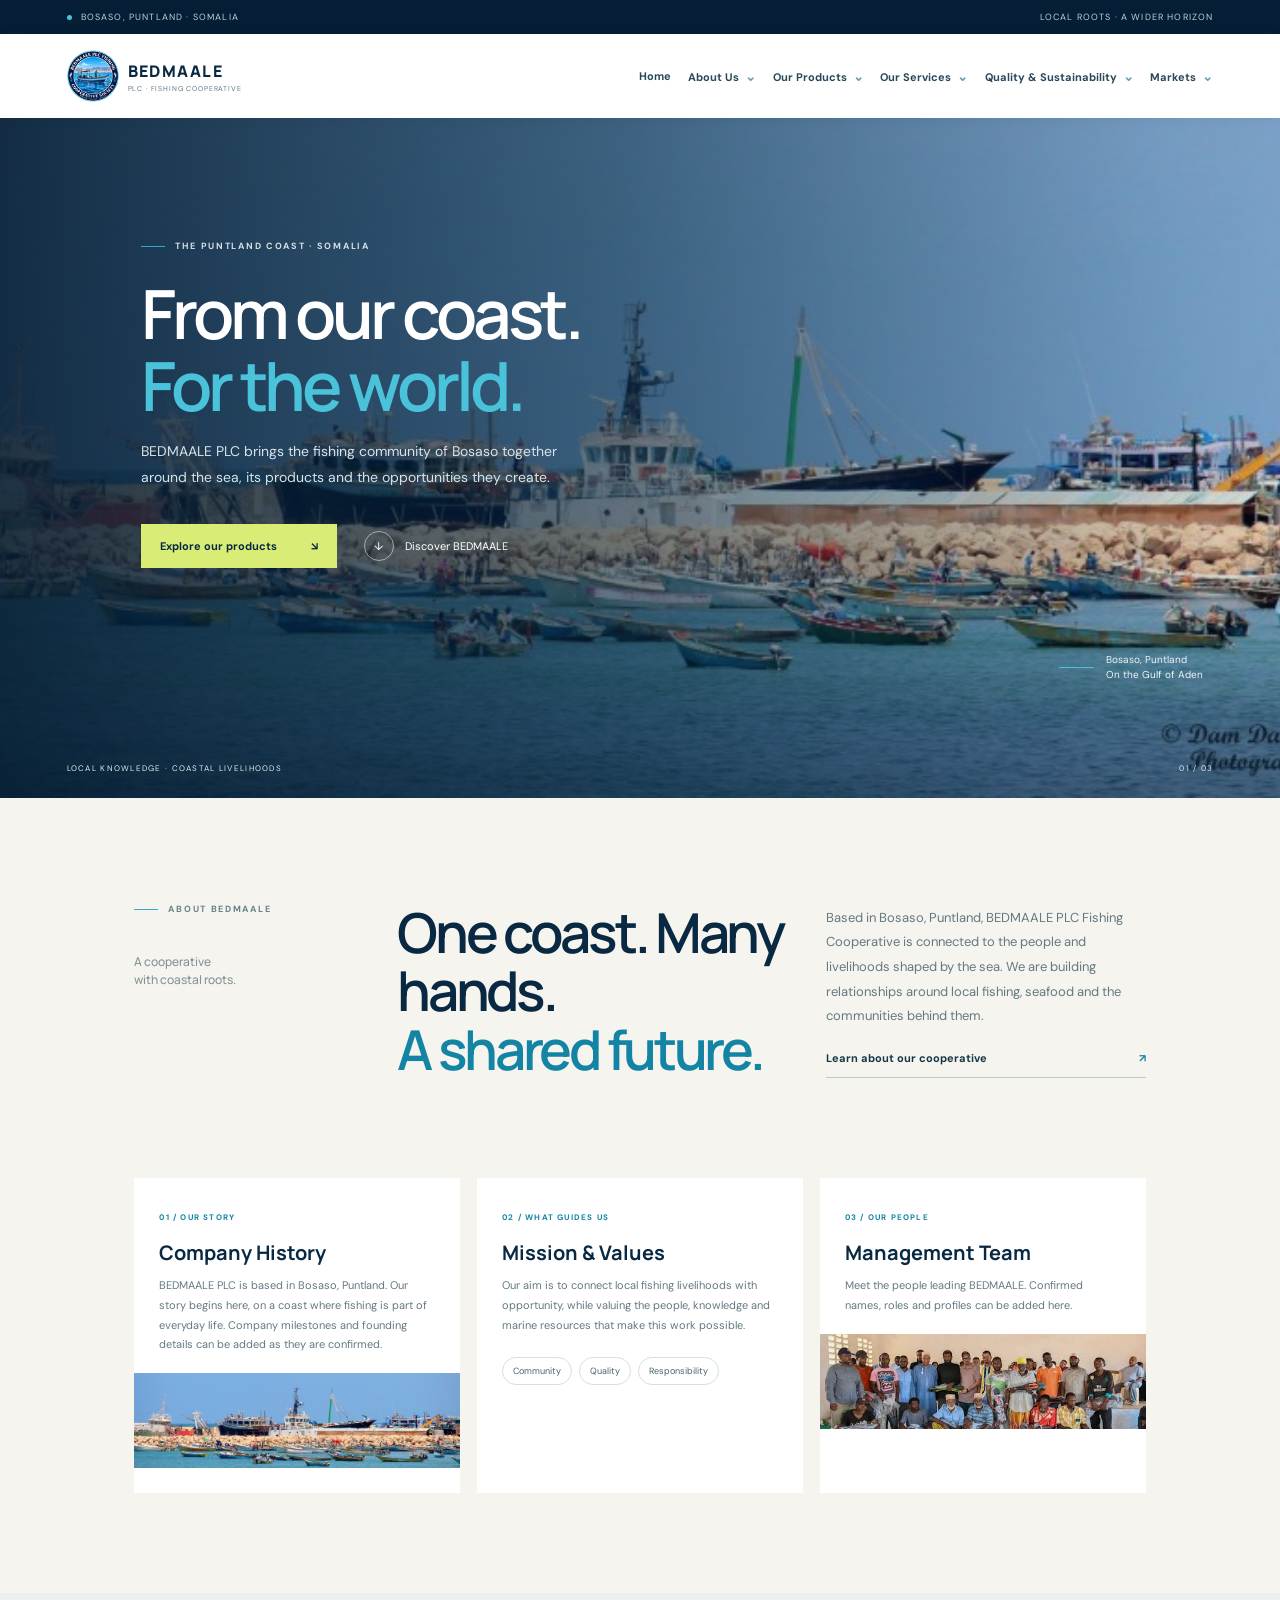
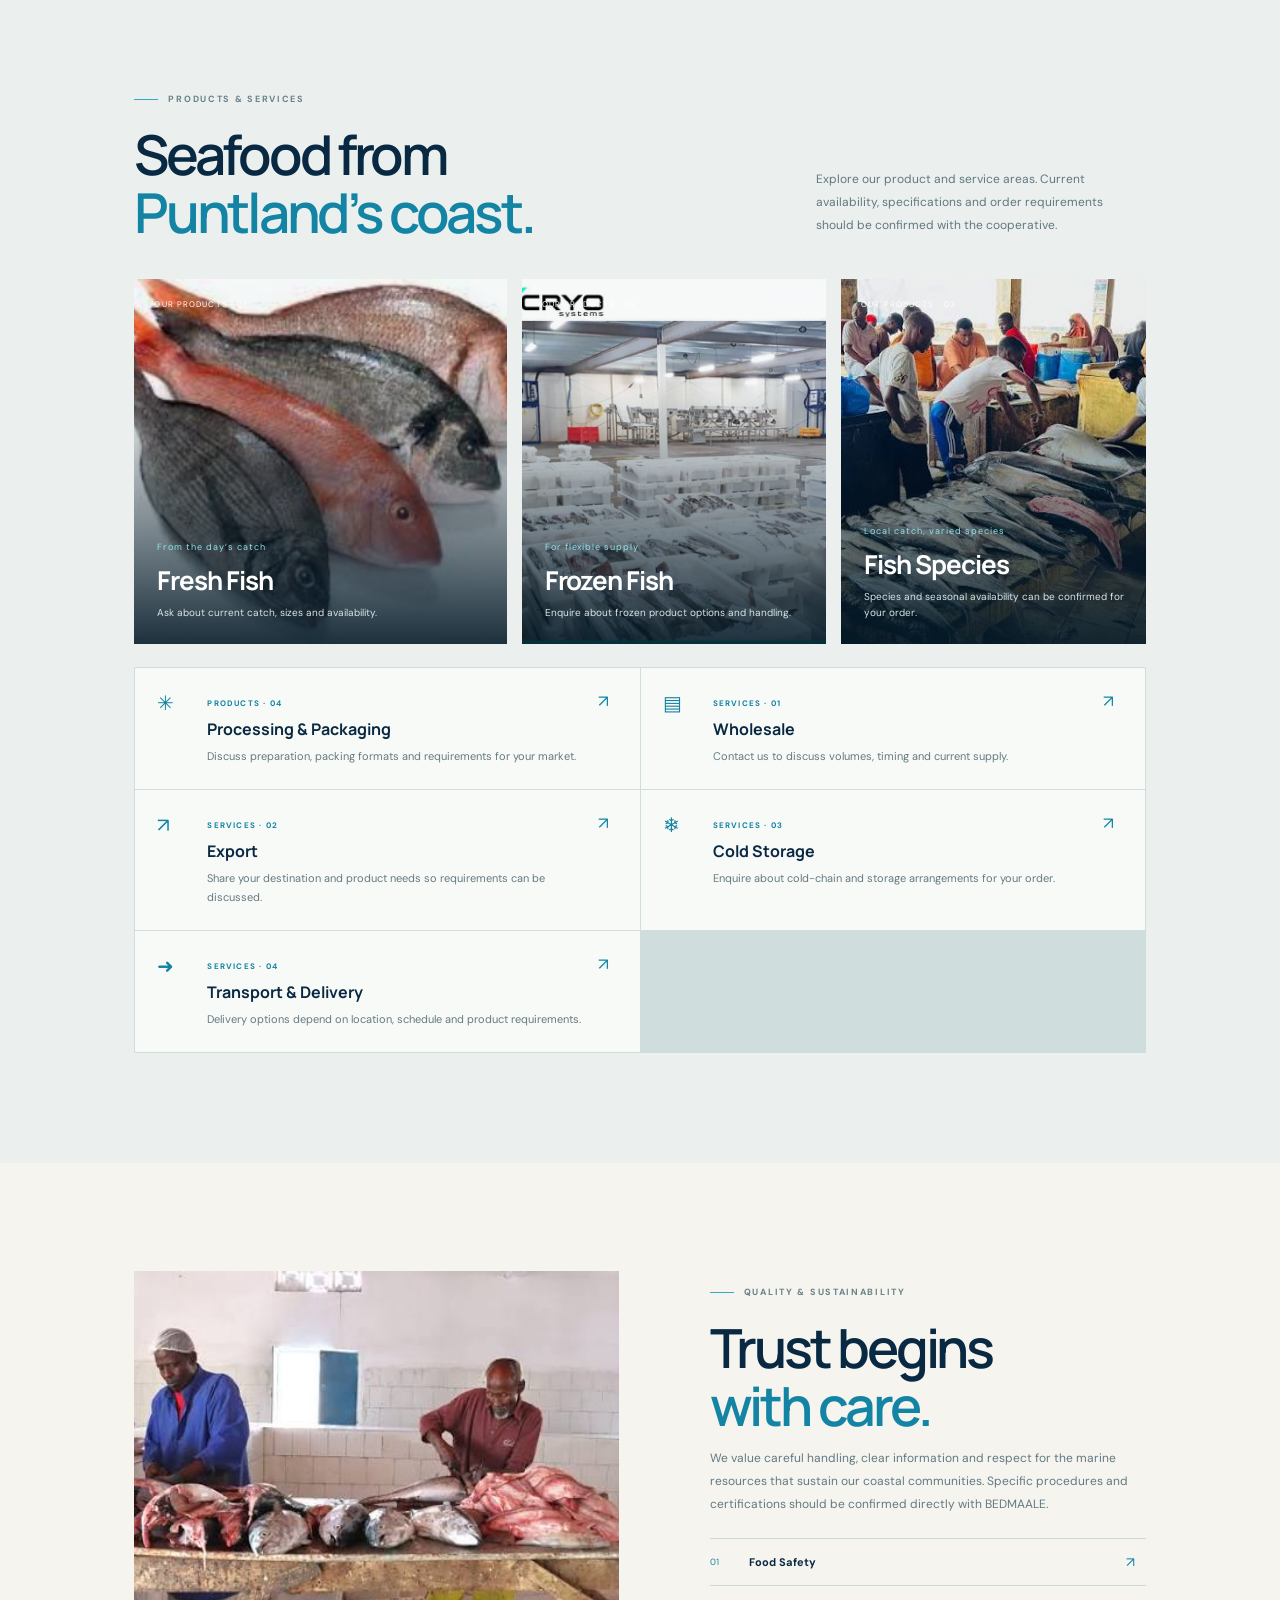
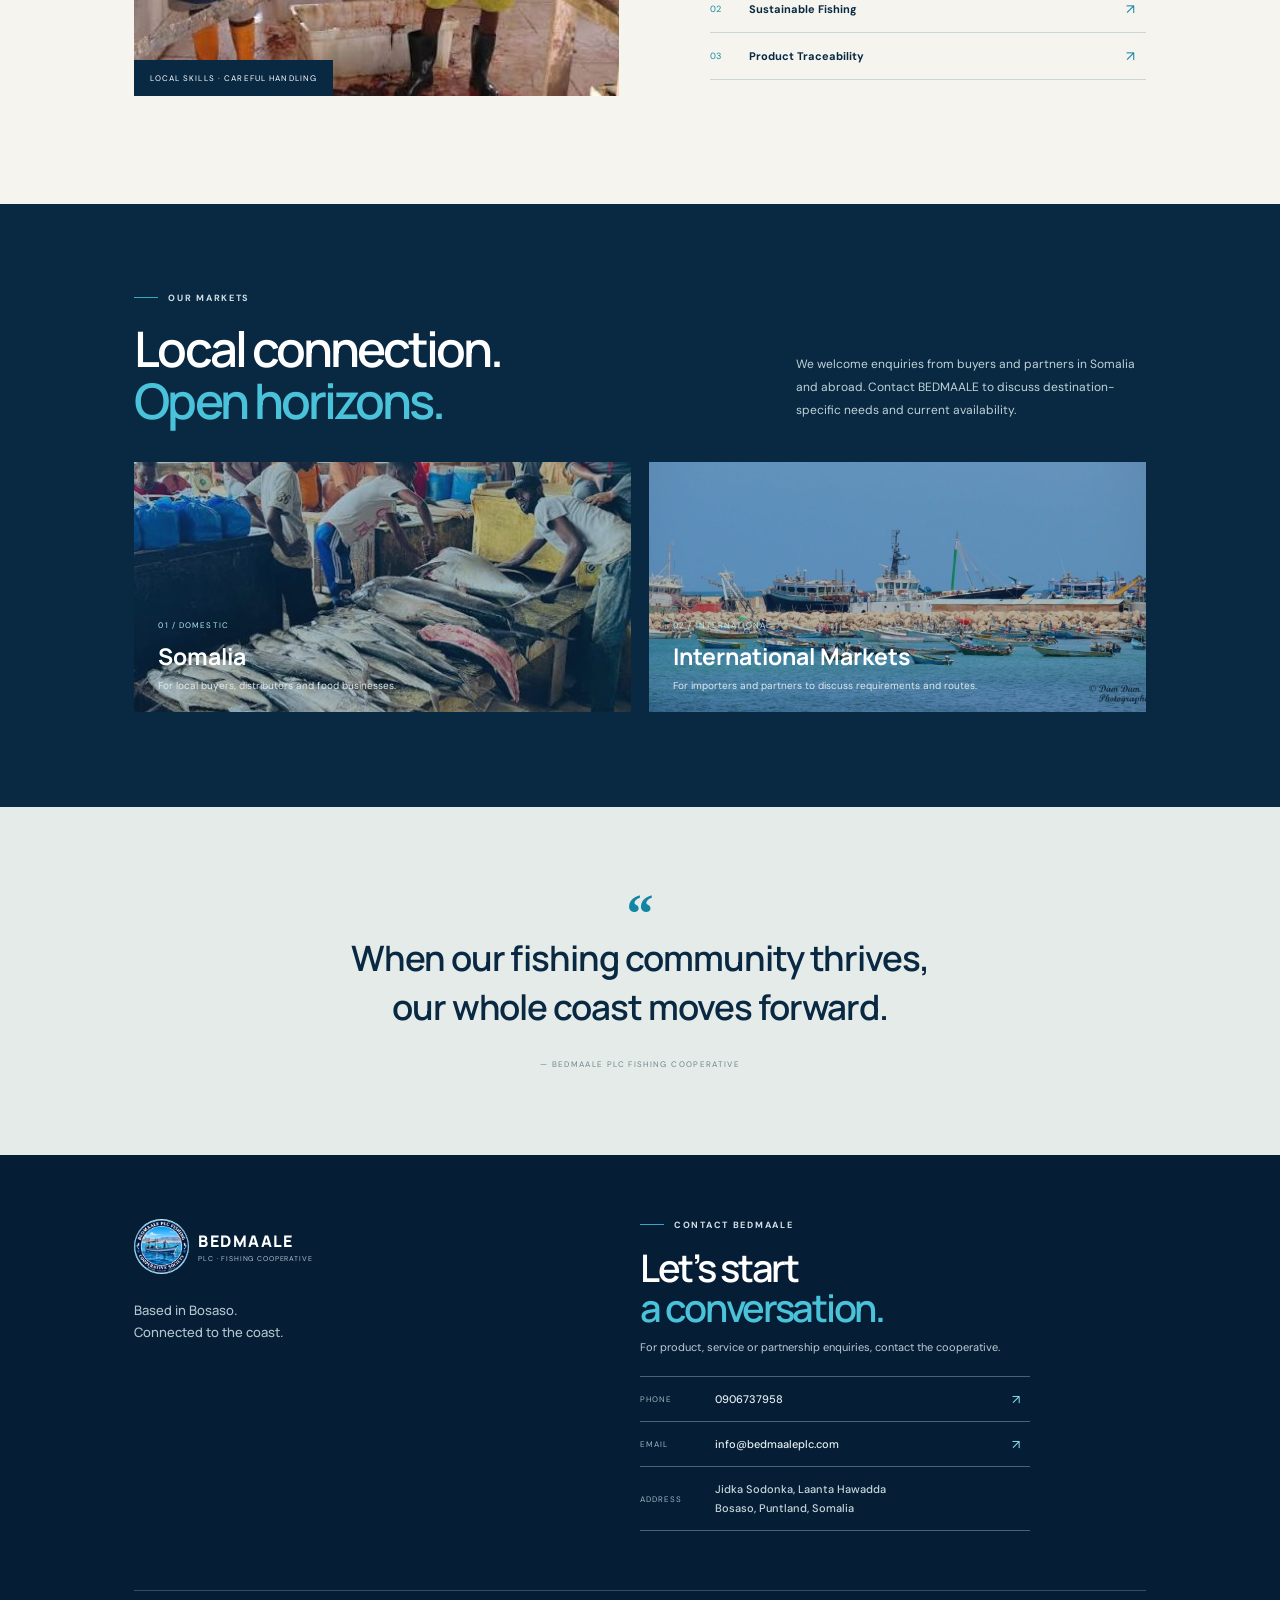
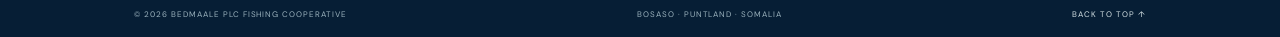
<file: index.html>
<!doctype html>
<html lang="en">
<head>
  <meta charset="utf-8"><meta name="viewport" content="width=device-width, initial-scale=1"><meta name="theme-color" content="#082d49">
  <meta name="description" content="BEDMAALE PLC Fishing Cooperative — based in Bosaso, Puntland. Explore our fish products, services, quality commitments and markets.">
  <link rel="canonical" href="https://bedmaaleplc.com/">
  <meta property="og:type" content="website">
  <meta property="og:url" content="https://bedmaaleplc.com/">
  <meta property="og:title" content="BEDMAALE PLC Fishing Cooperative | Bosaso, Puntland">
  <meta property="og:description" content="BEDMAALE PLC Fishing Cooperative — Bosaso, Puntland, Somalia.">
  <meta property="og:image" content="https://bedmaaleplc.com/assets/bosaso-harbor.jpg">
  <title>BEDMAALE PLC Fishing Cooperative | Bosaso, Puntland</title>
  <script src="https://identity.netlify.com/v1/netlify-identity-widget.js"></script>
  <link rel="preconnect" href="https://fonts.googleapis.com"><link rel="preconnect" href="https://fonts.gstatic.com" crossorigin>
  <link href="https://fonts.googleapis.com/css2?family=DM+Sans:wght@400;500;600;700&family=Manrope:wght@400;500;600;700;800&display=swap" rel="stylesheet"><link rel="stylesheet" href="styles.css">
</head>
<body>
  <div class="topline"><span><i class="pin"></i> BOSASO, PUNTLAND · SOMALIA</span><span>Local roots · A wider horizon</span></div>
  <header class="header">
    <a class="brand" href="#home" aria-label="BEDMAALE home"><img class="brand-logo" src="assets/bedmaale-logo.png" alt="BEDMAALE PLC Fishing Cooperative emblem"><span class="brand-name"><b>BEDMAALE</b><small>PLC · FISHING COOPERATIVE</small></span></a>
    <button class="menu-toggle" aria-label="Open menu" aria-expanded="false"><span></span><span></span><span class="sr-only">Menu</span></button>
    <nav class="nav" aria-label="Main navigation">
      <a class="nav-home" href="#home">Home</a>
      <details class="nav-item"><summary>About Us <span>⌄</span></summary><div class="dropdown"><a href="#history">Company History</a><a href="#mission">Mission and Values</a><a href="#management">Management Team</a></div></details>
      <details class="nav-item"><summary>Our Products <span>⌄</span></summary><div class="dropdown"><a href="#fresh-fish">Fresh Fish</a><a href="#frozen-fish">Frozen Fish</a><a href="#fish-species">Fish Species</a><a href="#processing">Processing and Packaging</a></div></details>
      <details class="nav-item"><summary>Our Services <span>⌄</span></summary><div class="dropdown"><a href="#wholesale">Wholesale</a><a href="#export">Export</a><a href="#cold-storage">Cold Storage</a><a href="#transport">Transport and Delivery</a></div></details>
      <details class="nav-item"><summary>Quality &amp; Sustainability <span>⌄</span></summary><div class="dropdown"><a href="#food-safety">Food Safety</a><a href="#sustainable-fishing">Sustainable Fishing</a><a href="#traceability">Product Traceability</a></div></details>
      <details class="nav-item"><summary>Markets <span>⌄</span></summary><div class="dropdown dropdown-right"><a href="#somalia">Somalia</a><a href="#international">International Markets</a></div></details>
    </nav>
  </header>
  <main>
    <section class="hero" id="home"><img class="hero-photo" src="assets/bosaso-harbor.jpg" alt="Fishing boats gathered along the harbor on the Puntland coast"><div class="hero-shade"></div><div class="hero-content"><div class="eyebrow light"><span></span> THE PUNTLAND COAST · SOMALIA</div><h1>From our coast.<br><em>For the world.</em></h1><p>BEDMAALE PLC brings the fishing community of Bosaso together around the sea, its products and the opportunities they create.</p><div class="hero-actions"><a class="button button-lime" href="#products">Explore our products <span>↘</span></a><a class="text-link" href="#about"><span class="play">↓</span> Discover BEDMAALE</a></div></div><div class="hero-note"><span class="note-line"></span><span>Bosaso, Puntland<br>On the Gulf of Aden</span></div><div class="hero-bottom"><span>LOCAL KNOWLEDGE · COASTAL LIVELIHOODS</span><span>01 / 03</span></div></section>
    <section class="intro section-pad" id="about"><div class="intro-aside"><div class="eyebrow"><span></span> ABOUT BEDMAALE</div><div class="side-label">A cooperative<br>with coastal roots.</div></div><div class="intro-main"><h2>One coast. Many hands.<br><em>A shared future.</em></h2><div class="intro-copy"><p>Based in Bosaso, Puntland, BEDMAALE PLC Fishing Cooperative is connected to the people and livelihoods shaped by the sea. We are building relationships around local fishing, seafood and the communities behind them.</p><a class="under-link" href="#history">Learn about our cooperative <span>↗</span></a></div></div></section>
    <section class="about-panels section-pad"><article class="info-panel" id="history"><span class="panel-kicker">01 / OUR STORY</span><h3>Company History</h3><p>BEDMAALE PLC is based in Bosaso, Puntland. Our story begins here, on a coast where fishing is part of everyday life. Company milestones and founding details can be added as they are confirmed.</p><img src="assets/bosaso-harbor.jpg" alt="Harbor and fishing boats in Bosaso" loading="lazy"></article><article class="info-panel" id="mission"><span class="panel-kicker">02 / WHAT GUIDES US</span><h3>Mission &amp; Values</h3><p>Our aim is to connect local fishing livelihoods with opportunity, while valuing the people, knowledge and marine resources that make this work possible.</p><div class="value-list"><span>Community</span><span>Quality</span><span>Responsibility</span></div></article><article class="info-panel management" id="management"><span class="panel-kicker">03 / OUR PEOPLE</span><h3>Management Team</h3><p>Meet the people leading BEDMAALE. Confirmed names, roles and profiles can be added here.</p><img src="assets/fishing-community.jpg" alt="Members of a local fishing community" loading="lazy"></article></section>
    <section class="catalog section-pad" id="products"><div class="section-heading"><div><div class="eyebrow"><span></span> PRODUCTS &amp; SERVICES</div><h2>Seafood from<br><em>Puntland’s coast.</em></h2></div><p>Explore our product and service areas. Current availability, specifications and order requirements should be confirmed with the cooperative.</p></div>
      <div class="product-grid">
        <article class="product-card product-feature" id="fresh-fish"><img src="assets/fish-species.png" alt="Fresh whole fish from local waters" loading="lazy"><div class="product-gradient"></div><div class="product-label">OUR PRODUCTS · 01</div><div class="product-copy"><span>From the day’s catch</span><h3>Fresh Fish</h3><p>Ask about current catch, sizes and availability.</p></div></article>
        <article class="product-card" id="frozen-fish"><img src="assets/cold-storage.jpg" alt="Chilled seafood storage and handling facility" loading="lazy"><div class="product-gradient"></div><div class="product-label">OUR PRODUCTS · 02</div><div class="product-copy"><span>For flexible supply</span><h3>Frozen Fish</h3><p>Enquire about frozen product options and handling.</p></div></article>
        <article class="product-card species" id="fish-species"><img src="assets/fish-market.jpg" alt="Fish and sellers at a local fish market" loading="lazy"><div class="product-gradient"></div><div class="product-label">OUR PRODUCTS · 03</div><div class="product-copy"><span>Local catch, varied species</span><h3>Fish Species</h3><p>Species and seasonal availability can be confirmed for your order.</p></div></article>
      </div>
      <div class="capability-grid"><article id="processing"><span class="cap-icon">✳</span><div><span class="panel-kicker">PRODUCTS · 04</span><h3>Processing &amp; Packaging</h3><p>Discuss preparation, packing formats and requirements for your market.</p></div><a href="#contact" aria-label="Ask about processing and packaging">↗</a></article><article id="wholesale"><span class="cap-icon">▤</span><div><span class="panel-kicker">SERVICES · 01</span><h3>Wholesale</h3><p>Contact us to discuss volumes, timing and current supply.</p></div><a href="#contact" aria-label="Ask about wholesale">↗</a></article><article id="export"><span class="cap-icon">↗</span><div><span class="panel-kicker">SERVICES · 02</span><h3>Export</h3><p>Share your destination and product needs so requirements can be discussed.</p></div><a href="#contact" aria-label="Ask about export">↗</a></article><article id="cold-storage"><span class="cap-icon">❄</span><div><span class="panel-kicker">SERVICES · 03</span><h3>Cold Storage</h3><p>Enquire about cold-chain and storage arrangements for your order.</p></div><a href="#contact" aria-label="Ask about cold storage">↗</a></article><article id="transport"><span class="cap-icon">➜</span><div><span class="panel-kicker">SERVICES · 04</span><h3>Transport &amp; Delivery</h3><p>Delivery options depend on location, schedule and product requirements.</p></div><a href="#contact" aria-label="Ask about transport and delivery">↗</a></article></div>
    </section>
    <section class="quality section-pad" id="quality"><div class="quality-image"><img src="assets/fish-processing.jpg" alt="Fish handlers at work in a local processing area" loading="lazy"><span>LOCAL SKILLS · CAREFUL HANDLING</span></div><div class="quality-copy"><div class="eyebrow"><span></span> QUALITY &amp; SUSTAINABILITY</div><h2>Trust begins<br><em>with care.</em></h2><p>We value careful handling, clear information and respect for the marine resources that sustain our coastal communities. Specific procedures and certifications should be confirmed directly with BEDMAALE.</p><div class="quality-links"><a id="food-safety" href="#contact"><span>01</span><b>Food Safety</b><i>↗</i></a><a id="sustainable-fishing" href="#contact"><span>02</span><b>Sustainable Fishing</b><i>↗</i></a><a id="traceability" href="#contact"><span>03</span><b>Product Traceability</b><i>↗</i></a></div></div></section>
    <section class="market-section section-pad" id="markets"><div class="market-heading"><div><div class="eyebrow light"><span></span> OUR MARKETS</div><h2>Local connection.<br><em>Open horizons.</em></h2></div><p>We welcome enquiries from buyers and partners in Somalia and abroad. Contact BEDMAALE to discuss destination-specific needs and current availability.</p></div><div class="market-cards"><article id="somalia"><img src="assets/fish-market.jpg" alt="Local fish market in Somalia" loading="lazy"><div><span>01 / DOMESTIC</span><h3>Somalia</h3><p>For local buyers, distributors and food businesses.</p></div></article><article id="international"><img src="assets/bosaso-harbor.jpg" alt="Boats gathered at a harbor on the Puntland coast" loading="lazy"><div><span>02 / INTERNATIONAL</span><h3>International Markets</h3><p>For importers and partners to discuss requirements and routes.</p></div></article></div></section>
    <section class="updates-section section-pad" id="updates" hidden><div class="section-heading"><div><div class="eyebrow"><span></span> FROM BEDMAALE</div><h2>News &amp;<br><em>updates.</em></h2></div><p>Updates and announcements from BEDMAALE PLC Fishing Cooperative.</p></div><div class="updates-grid" id="updates-grid" aria-live="polite"></div></section>
    <section class="closing section-pad"><div class="closing-mark">“</div><p>When our fishing community thrives,<br>our whole coast moves forward.</p><span>— BEDMAALE PLC FISHING COOPERATIVE</span></section>
  </main>
  <footer id="contact"><div class="footer-top"><div><a class="brand footer-brand" href="#home"><img class="brand-logo" src="assets/bedmaale-logo.png" alt="BEDMAALE emblem"><span class="brand-name"><b>BEDMAALE</b><small>PLC · FISHING COOPERATIVE</small></span></a><p class="footer-tagline">Based in Bosaso.<br>Connected to the coast.</p></div><div class="footer-contact"><div class="eyebrow light"><span></span> CONTACT BEDMAALE</div><h2>Let’s start<br><em>a conversation.</em></h2><p>For product, service or partnership enquiries, contact the cooperative.</p><div class="contact-details"><a href="tel:+252906737958"><span>PHONE</span><b>0906737958</b><i>↗</i></a><a href="mailto:info@bedmaaleplc.com"><span>EMAIL</span><b>info@bedmaaleplc.com</b><i>↗</i></a><div class="contact-address"><span>ADDRESS</span><b>Jidka Sodonka, Laanta Hawadda<br>Bosaso, Puntland, Somalia</b></div></div></div></div><div class="footer-bottom"><span>© <span id="year"></span> BEDMAALE PLC FISHING COOPERATIVE</span><span>BOSASO · PUNTLAND · SOMALIA</span><a href="#home">BACK TO TOP ↑</a></div></footer>
  <script src="script.js"></script>
</body></html>
</file>
<file: styles.css>
:root{--navy:#092943;--navy2:#061e35;--blue:#0b5c85;--cyan:#4ac2d9;--lime:#d9ed76;--sand:#f5f4ee;--muted:#697b83;--ink:#163647;--white:#fff}*{box-sizing:border-box}html{scroll-behavior:smooth;scroll-padding-top:105px}body{margin:0;background:var(--sand);color:var(--ink);font-family:'DM Sans',sans-serif}a{color:inherit;text-decoration:none}.topline{height:34px;background:var(--navy2);color:#c0cfda;padding:0 5.2%;display:flex;align-items:center;justify-content:space-between;font-size:9px;letter-spacing:.13em;text-transform:uppercase}.topline span:first-child{display:flex;align-items:center;gap:9px}.pin{width:5px;height:5px;background:var(--cyan);border-radius:50%}.header{min-height:84px;padding:8px 5.2%;display:flex;align-items:center;justify-content:space-between;background:#fff;position:sticky;top:0;z-index:10;box-shadow:0 2px 12px #061e350d}.brand{display:flex;align-items:center;gap:9px;color:var(--navy)}.brand-logo{width:52px;height:52px;border-radius:50%;object-fit:cover}.brand-name b{font:800 16px 'Manrope',sans-serif;letter-spacing:.09em;display:block}.brand-name small{font-size:7px;letter-spacing:.12em;display:block;margin-top:2px;color:#617784}.nav{display:flex;align-items:center;gap:clamp(8px,1.3vw,21px);font-size:11px;font-weight:700;color:#294859}.nav-home{padding:14px 0}.nav-item{position:relative}.nav-item summary{list-style:none;cursor:pointer;padding:14px 0;white-space:nowrap}.nav-item summary::-webkit-details-marker{display:none}.nav-item summary span{color:#6e9ab0;font-size:13px;padding-left:3px}.nav-item[open] summary{color:#13799a}.dropdown{position:absolute;top:42px;left:-17px;min-width:205px;background:white;padding:8px;box-shadow:0 12px 28px #0a29351c;border-top:2px solid var(--cyan);z-index:15}.dropdown a{display:block;padding:11px 12px;font-size:11px;font-weight:500;color:#405c68}.dropdown a:hover{background:#eff7f7;color:var(--blue)}.dropdown-right{left:auto;right:0}.menu-toggle{display:none}.sr-only{position:absolute;width:1px;height:1px;padding:0;margin:-1px;overflow:hidden;clip:rect(0,0,0,0);white-space:nowrap;border:0}.hero{height:min(680px,67vw);min-height:550px;position:relative;overflow:hidden;background:#12425b;color:white}.hero-photo{position:absolute;inset:0;width:100%;height:100%;object-fit:cover;object-position:center 54%;filter:saturate(.88)}.hero-shade{position:absolute;inset:0;background:linear-gradient(90deg,rgba(4,27,48,.88),rgba(5,38,60,.58) 48%,rgba(5,38,60,.08)),linear-gradient(0deg,rgba(3,24,40,.38),transparent 30%)}.hero-content{position:absolute;left:11%;top:18%;max-width:640px}.eyebrow{font-size:9px;letter-spacing:.19em;font-weight:700;color:#69818a;display:flex;align-items:center;gap:10px}.eyebrow>span{display:inline-block;width:24px;height:1px;background:#37a7c6}.eyebrow.light{color:#d3e1e6}.hero h1,.section-heading h2,.intro h2,.quality h2,.market-heading h2,.footer-contact h2{font:600 clamp(43px,5.3vw,73px)/1.06 'Manrope',sans-serif;letter-spacing:-.06em;margin:26px 0 17px}.hero h1 em,.intro h2 em,.section-heading h2 em,.quality h2 em,.market-heading h2 em,.footer-contact h2 em{font-style:normal;color:var(--cyan)}.hero-content>p{font-size:14px;line-height:1.85;color:#d7e3e8;max-width:445px;margin:0}.hero-actions{display:flex;align-items:center;gap:27px;margin-top:33px}.button{display:inline-flex;align-items:center;gap:34px;padding:15px 19px;font-size:11px;font-weight:700;transition:transform .2s}.button:hover{transform:translateY(-2px)}.button-lime{background:var(--lime);color:var(--navy)}.text-link{font-size:11px;color:#fff}.play{border:1px solid #ffffff80;width:30px;height:30px;border-radius:50%;display:inline-grid;place-items:center;margin-right:8px}.hero-note{position:absolute;right:6%;bottom:17%;display:flex;gap:12px;align-items:center;color:#eef5f5;font-size:10px;line-height:1.5}.note-line{height:1px;width:35px;background:var(--cyan)}.hero-bottom{position:absolute;bottom:25px;left:5.2%;right:5.2%;display:flex;justify-content:space-between;color:#e1ecef;font-size:8px;letter-spacing:.16em}.section-pad{padding-left:10.5%;padding-right:10.5%}.intro{padding-top:105px;padding-bottom:100px;display:grid;grid-template-columns:26% 74%;background:var(--sand)}.side-label{margin-top:38px;font:500 12px/1.5 'Manrope',sans-serif;color:#839399}.intro-main{display:grid;grid-template-columns:1fr .82fr;gap:40px;align-items:end}.intro h2,.section-heading h2{font-size:clamp(38px,4.3vw,58px);color:var(--navy);margin:0}.intro h2 em,.section-heading h2 em,.quality h2 em{color:#1484a5}.intro-copy p{font-size:13px;line-height:1.9;color:#657981;margin:0 0 22px}.under-link{font-size:11px;font-weight:700;border-bottom:1px solid #bdc9c9;padding-bottom:12px;display:flex;justify-content:space-between}.under-link span{color:#1687a5}.about-panels{display:grid;grid-template-columns:repeat(3,1fr);gap:17px;padding-bottom:100px}.info-panel{background:#fff;padding:26px 25px 0;min-height:315px;position:relative;overflow:hidden}.panel-kicker{font-size:8px;letter-spacing:.15em;font-weight:700;color:#1283a4}.info-panel h3,.capability-grid h3{font:700 20px 'Manrope',sans-serif;color:var(--navy);margin:14px 0 10px}.info-panel p,.capability-grid p{font-size:11px;line-height:1.8;color:#637982;margin:0 0 18px}.info-panel img{width:calc(100% + 50px);height:95px;object-fit:cover;margin:4px -25px 0;display:block}.management img{object-position:center 35%}.value-list{display:flex;gap:7px;flex-wrap:wrap;margin-top:22px}.value-list span{border:1px solid #d6e0dc;border-radius:99px;padding:7px 10px;font-size:9px;color:#47646e}.catalog{padding-top:100px;padding-bottom:110px;background:#ebf0ee}.section-heading{display:flex;align-items:end;justify-content:space-between;margin-bottom:37px}.section-heading .eyebrow{margin-bottom:20px}.section-heading>p{max-width:320px;font-size:12px;line-height:1.9;color:#607780;margin:0 1% 5px 0}.product-grid{display:grid;grid-template-columns:1.1fr .9fr .9fr;gap:15px}.product-card{height:365px;position:relative;overflow:hidden;color:#fff;background:#154e69}.product-card img,.product-gradient{position:absolute;inset:0;width:100%;height:100%}.product-card img{object-fit:cover;transition:transform .6s}.product-card:nth-child(2) img{object-position:center bottom}.product-card:hover img{transform:scale(1.04)}.product-gradient{background:linear-gradient(0deg,rgba(4,26,40,.9),rgba(4,38,52,.03) 72%)}.product-label{position:absolute;left:20px;top:20px;font-size:8px;letter-spacing:.14em}.product-copy{position:absolute;left:23px;right:20px;bottom:22px}.product-copy span{font-size:9px;letter-spacing:.11em;color:#8fe4ed}.product-copy h3{font:700 26px 'Manrope',sans-serif;letter-spacing:-.04em;margin:7px 0}.product-copy p{font-size:10px;line-height:1.65;color:#d8e5e7;margin:0;max-width:280px}.capability-grid{margin-top:23px;display:grid;grid-template-columns:1fr 1fr;gap:1px;background:#cfdddc;border:1px solid #cfdddc}.capability-grid article{background:#f8faf7;padding:22px 22px;display:grid;grid-template-columns:37px 1fr 20px;gap:13px;align-items:start;scroll-margin-top:100px}.capability-grid .cap-icon{font-size:20px;color:#1383a3}.capability-grid h3{font-size:16px;margin:7px 0}.capability-grid p{margin:0;max-width:420px}.capability-grid article>a{color:#1588a6;font-size:17px}.quality{padding-top:108px;padding-bottom:108px;display:grid;grid-template-columns:1fr .9fr;gap:9%;align-items:center}.quality-image{position:relative;height:425px}.quality-image img{width:100%;height:100%;object-fit:cover}.quality-image>span{position:absolute;bottom:0;left:0;background:var(--navy);color:#fff;padding:13px 16px;font-size:8px;letter-spacing:.14em}.quality h2{font-size:54px;color:var(--navy);margin:21px 0 13px}.quality-copy>p{font-size:12px;line-height:1.9;color:#637982;margin:0 0 23px}.quality-links{border-top:1px solid #ccd8d8}.quality-links a{display:grid;grid-template-columns:39px 1fr 20px;align-items:center;padding:14px 0;border-bottom:1px solid #ccd8d8}.quality-links span{font-size:9px;color:#1887a6}.quality-links b{font-size:11px;color:var(--navy)}.quality-links i{font-size:14px;color:#1887a6;font-style:normal}.market-section{padding-top:88px;padding-bottom:95px;background:var(--navy);color:#fff}.market-heading{display:flex;align-items:end;justify-content:space-between;margin-bottom:35px}.market-heading .eyebrow{margin-bottom:19px}.market-heading h2{font-size:49px;margin:0}.market-heading>p{max-width:350px;font-size:12px;line-height:1.9;color:#c0d2d8;margin:0 0 5px}.market-cards{display:grid;grid-template-columns:1fr 1fr;gap:18px}.market-cards article{height:250px;position:relative;overflow:hidden;background:#154962}.market-cards img{width:100%;height:100%;object-fit:cover;opacity:.7;transition:transform .5s}.market-cards article:hover img{transform:scale(1.04)}.market-cards article>div{position:absolute;inset:auto 24px 20px}.market-cards article span{font-size:8px;letter-spacing:.14em;color:#b4ebef}.market-cards h3{font:700 23px 'Manrope',sans-serif;margin:7px 0}.market-cards p{font-size:10px;color:#e0e9e9;margin:0}.closing{text-align:center;padding-top:76px;padding-bottom:83px;background:#e4ebe8}.closing-mark{font:700 54px Georgia;color:#1484a5;height:43px}.closing p{font:600 clamp(24px,3vw,35px)/1.4 'Manrope',sans-serif;letter-spacing:-.03em;color:var(--navy);margin:8px 0 19px}.closing>span{font-size:8px;letter-spacing:.17em;color:#71858b}footer{background:var(--navy2);color:white;padding:64px 10.5% 0}.footer-top{display:grid;grid-template-columns:1fr 1fr;padding-bottom:59px}.footer-brand{color:white}.footer-brand .brand-logo{width:55px;height:55px}.footer-brand .brand-name small{color:#afc3cf}.footer-tagline{font:500 13px/1.7 'Manrope',sans-serif;color:#b4c7d0;margin-top:25px}.footer-contact .eyebrow{margin-bottom:16px}.footer-contact h2{font-size:38px;margin:0 0 11px}.footer-contact h2 em{color:var(--cyan)}.footer-contact>p{font-size:11px;line-height:1.8;color:#bdcdd4;max-width:360px}.contact-details{max-width:390px;margin-top:18px;border-top:1px solid #456477}.contact-details>a,.contact-address{display:grid;grid-template-columns:65px 1fr 18px;gap:10px;align-items:center;padding:13px 0;border-bottom:1px solid #456477}.contact-details span{font-size:8px;letter-spacing:.12em;color:#9bb7c3}.contact-details b{font-size:11px;font-weight:500;color:#e5eff1;line-height:1.65}.contact-details i{font-size:13px;font-style:normal;color:#8ee0e9}.contact-details a:hover b{color:#8ee0e9}.contact-address{grid-template-columns:65px 1fr}.contact-address b{color:#c8d7dc}.footer-bottom{border-top:1px solid #315064;padding:18px 0;display:flex;align-items:center;justify-content:space-between;color:#9bb2bd;font-size:8px;letter-spacing:.12em}.footer-bottom a{color:#d4e1e4}section[id],article[id],a[id]{scroll-margin-top:105px}
@media(max-width:1050px){.header{padding-left:3.5%;padding-right:3.5%}.brand-logo{width:45px;height:45px}.nav{gap:9px;font-size:10px}.nav-item summary{font-size:10px}.section-pad{padding-left:7%;padding-right:7%}.about-panels{padding-left:7%;padding-right:7%}.hero-content{left:8%}.quality{gap:6%}footer{padding-left:7%;padding-right:7%}}
@media(max-width:760px){.topline{padding:0 5%;font-size:8px}.header{min-height:72px;padding:7px 5%}.brand-logo{width:43px;height:43px}.brand-name b{font-size:14px}.brand-name small{font-size:6px}.menu-toggle{display:flex;flex-direction:column;gap:5px;width:40px;height:38px;justify-content:center;align-items:center;border:1px solid #d6e1e2;background:white;cursor:pointer}.menu-toggle span:not(.sr-only){width:18px;height:1px;background:var(--navy)}.nav{display:none;position:absolute;top:72px;left:0;right:0;background:white;padding:8px 6% 18px;box-shadow:0 12px 18px #092c331c;align-items:stretch;gap:0;flex-direction:column;max-height:80vh;overflow-y:auto}.nav.open{display:flex}.nav-home,.nav-item summary{display:block;padding:12px 0;border-bottom:1px solid #e1e9e8;font-size:12px}.nav-item summary span{float:right}.dropdown,.dropdown-right{position:static;box-shadow:none;border-top:0;border-left:2px solid var(--cyan);margin:2px 0 7px 8px;padding:0 0 0 8px;min-width:0}.dropdown a{padding:9px 10px}.hero{min-height:590px;height:77svh;max-height:690px}.hero-photo{object-position:57% center}.hero-shade{background:linear-gradient(90deg,rgba(4,27,48,.84),rgba(5,38,60,.42)),linear-gradient(0deg,rgba(3,24,40,.55),transparent 45%)}.hero-content{top:17%;left:7%;right:7%}.hero h1{font-size:clamp(44px,11vw,64px)}.hero-content>p{font-size:13px;max-width:360px}.hero-actions{gap:15px;align-items:flex-start;flex-direction:column}.hero-note{display:none}.hero-bottom{left:7%;right:7%}.section-pad{padding-left:7%;padding-right:7%}.intro{padding-top:72px;padding-bottom:70px;display:block}.side-label{margin-top:12px}.intro-main{display:block;margin-top:38px}.intro h2,.section-heading h2{font-size:42px}.intro-copy{margin-top:21px}.about-panels{padding:0 7% 74px;grid-template-columns:1fr;gap:10px}.info-panel{min-height:250px}.info-panel img{height:120px}.catalog{padding-top:73px;padding-bottom:75px}.section-heading{display:block;margin-bottom:26px}.section-heading>p{margin:18px 0 0}.product-grid{grid-template-columns:1fr 1fr;gap:10px}.product-card{height:310px}.product-feature{grid-column:span 2;height:350px}.product-copy{left:17px;right:12px;bottom:18px}.product-copy h3{font-size:22px}.product-label{left:16px;top:17px}.capability-grid{grid-template-columns:1fr}.capability-grid article{padding:19px 17px}.quality{padding-top:72px;padding-bottom:73px;grid-template-columns:1fr;gap:32px}.quality-image{height:300px}.quality h2{font-size:47px}.market-section{padding-top:68px;padding-bottom:70px}.market-heading{display:block}.market-heading h2{font-size:43px}.market-heading>p{margin-top:18px}.market-cards{grid-template-columns:1fr;gap:12px}.market-cards article{height:220px}.closing{padding:62px 7% 68px}.closing p{font-size:25px}footer{padding:49px 7% 0}.footer-top{grid-template-columns:1fr;gap:38px;padding-bottom:43px}.footer-contact h2{font-size:36px}.footer-bottom{gap:11px;align-items:flex-start;flex-direction:column;padding:17px 0}.footer-bottom span{font-size:7px}}
@media(max-width:390px){.topline span:last-child{display:none}.product-grid{grid-template-columns:1fr}.product-feature{grid-column:auto}.product-card,.product-feature{height:295px}.hero h1{font-size:42px}.market-heading h2{font-size:38px}}
.updates-section{padding-top:90px;padding-bottom:100px;background:#f8faf7}.updates-grid{display:grid;grid-template-columns:repeat(3,minmax(0,1fr));gap:18px}.update-card{background:#fff;border:1px solid #dce6e2;min-width:0}.update-card>img{width:100%;height:220px;object-fit:cover;display:block}.update-copy{padding:22px}.update-copy time{font-size:9px;letter-spacing:.08em;text-transform:uppercase;color:#1684a2}.update-copy h3{font:700 20px/1.35 'Manrope',sans-serif;color:var(--navy);margin:10px 0}.update-copy p{font-size:12px;line-height:1.8;color:#607780;white-space:pre-wrap}.update-copy p:last-child{margin-bottom:0}
@media(max-width:760px){.updates-section{padding-top:68px;padding-bottom:74px}.updates-grid{grid-template-columns:1fr;gap:12px}.update-card>img{height:210px}}
</file>
